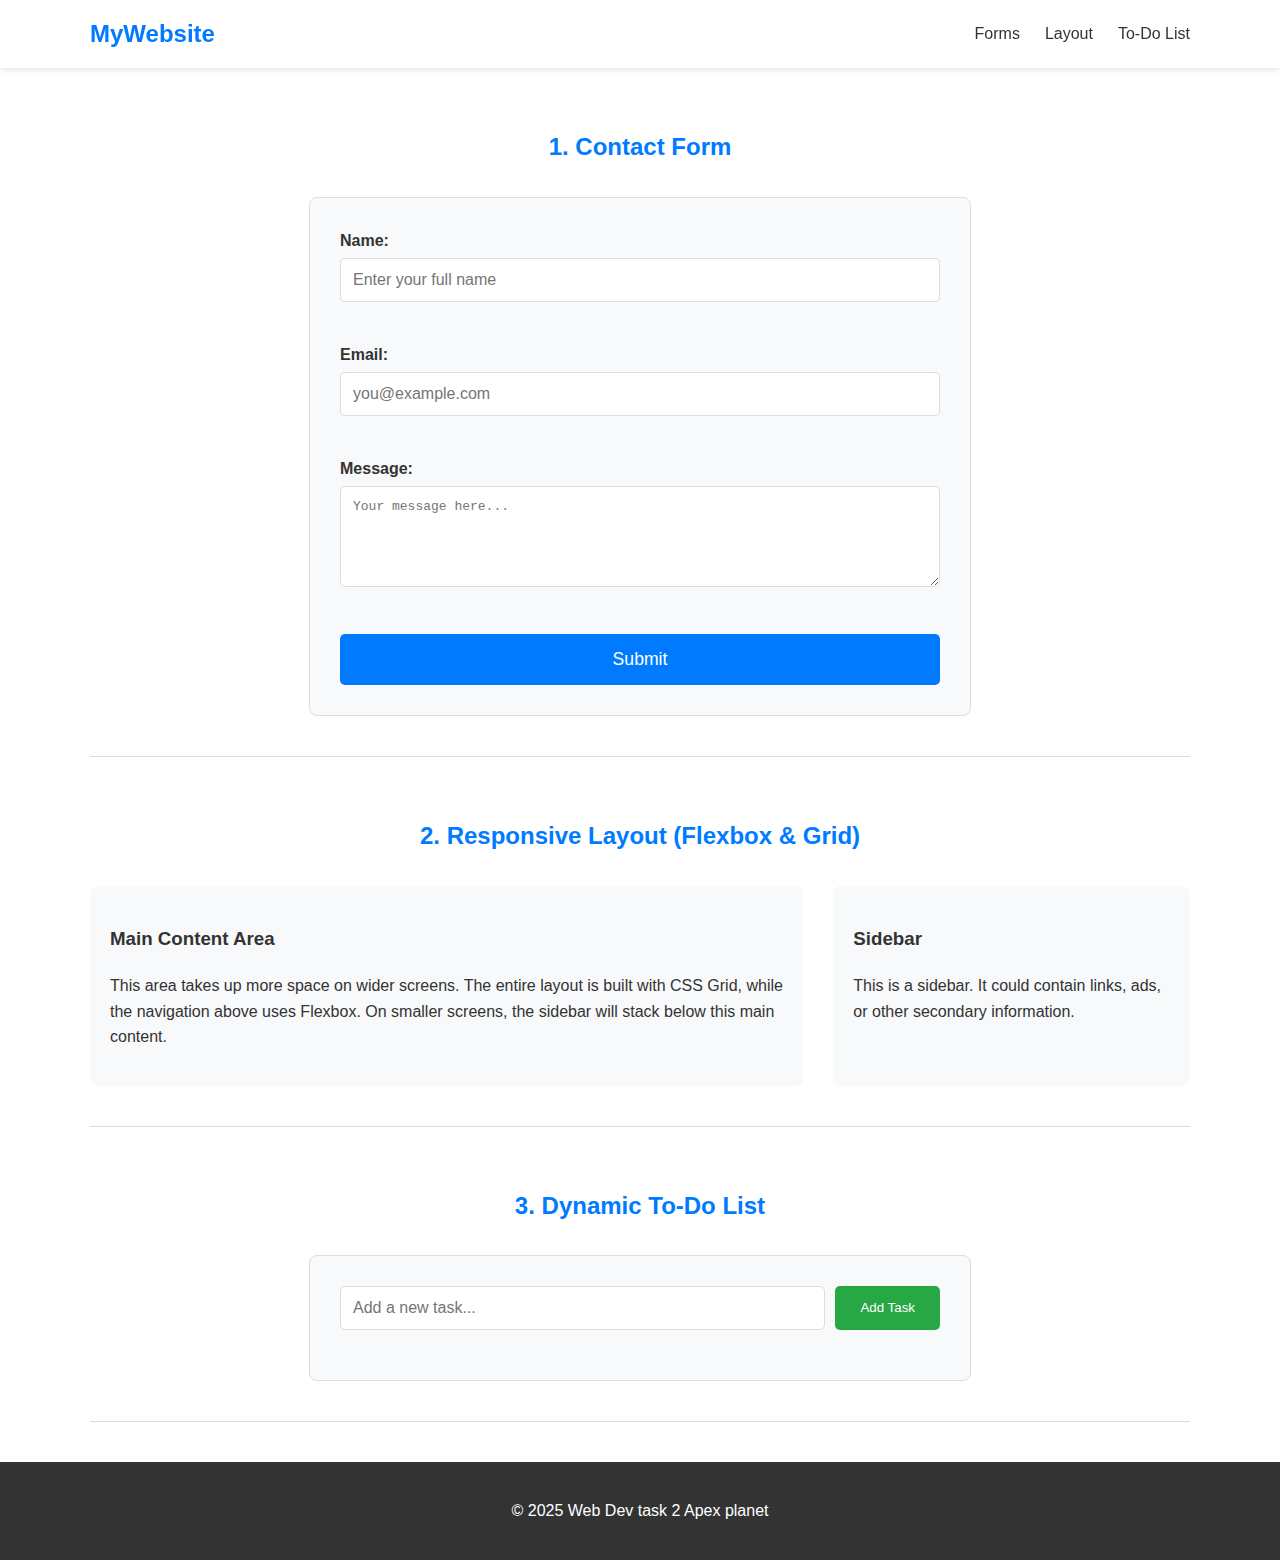
<file: task 2/index.html>
<!DOCTYPE html>
<html lang="en">
<head>
    <meta charset="UTF-8">
    <meta name="viewport" content="width=device-width, initial-scale=1.0">
    <title>Apex planet Task 2 </title>
    <link rel="stylesheet" href="style.css">
</head>
<body>

    <!-- Header with Flexbox Navigation -->
    <header class="site-header">
        <div class="container">
            <nav class="main-nav">
                <div class="logo">MyWebsite</div>
                <ul class="nav-links">
                    <li><a href="#forms">Forms</a></li><li><a href="#layout">Layout</a></li><li><a href="#todo">To-Do List</a></li>
                    
                
                </ul>
            </nav>
        </div>
    </header>

    <!-- Main Content Area -->
    <main class="container">

        <!-- Section 1: Contact Form -->
        <section id="forms" class="content-section">
            <h2>1. Contact Form</h2>
            <form id="contactForm" class="contact-form" novalidate>
                <div class="form-group">
                    <label for="name">Name:</label>
                    <input type="text" id="name" name="name" required placeholder="Enter your full name">
                    <p class="error-message" aria-live="polite"></p>
                </div>
                <div class="form-group">
                    <label for="email">Email:</label>
                    <input type="email" id="email" name="email" required placeholder="you@example.com">
                    <p class="error-message" aria-live="polite"></p>
                </div>
                <div class="form-group">
                    <label for="message">Message:</label>
                    <textarea id="message" name="message" rows="5" required placeholder="Your message here..."></textarea>
                    <p class="error-message" aria-live="polite"></p>
                </div>
                <button type="submit" class="submit-btn">Submit</button>
            </form>
        </section>

        <!-- Section 2: Responsive Layout Example -->
        <section id="layout" class="content-section">
            <h2>2. Responsive Layout (Flexbox & Grid)</h2>
            <div class="grid-container">
                <article class="main-content">
                    <h3>Main Content Area</h3>
                    <p>This area takes up more space on wider screens. The entire layout is built with CSS Grid, while the navigation above uses Flexbox. On smaller screens, the sidebar will stack below this main content.</p>
                </article>
                <aside class="sidebar">
                    <h3>Sidebar</h3>
                    <p>This is a sidebar. It could contain links, ads, or other secondary information.</p>
                </aside>
            </div>
        </section>

        <!-- Section 3: Dynamic To-Do List -->
        <section id="todo" class="content-section">
            <h2>3. Dynamic To-Do List</h2>
            <div class="todo-app">
                <div class="todo-input-container">
                    <input type="text" id="taskInput" placeholder="Add a new task...">
                    <button id="addTaskBtn" class="add-btn">Add Task</button>
                </div>
                <ul id="taskList" class="task-list">
                    <!-- Tasks will be added here by JavaScript -->
                </ul>
            </div>
        </section>

    </main>

    <!-- Footer -->
    <footer class="site-footer">
        <div class="container">
            <p>&copy; 2025 Web Dev task 2 Apex planet</p>
        </div>
    </footer>

    <script src="script.js"></script>
</body>
</html>
</file>
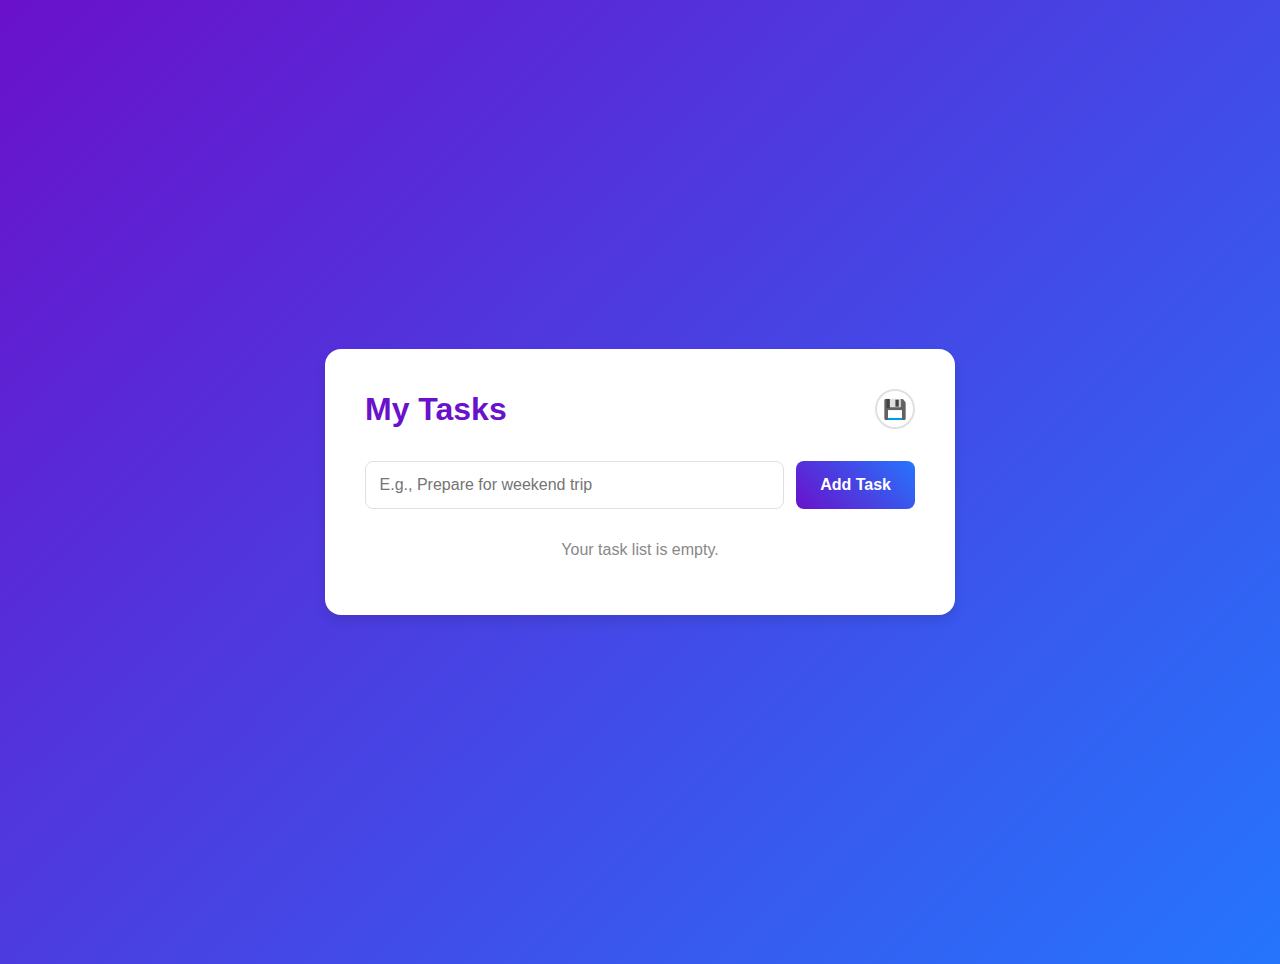
<file: Task 4/index.html>
<!DOCTYPE html>
<html lang="en">
<head>
    <meta charset="UTF-8">
    <meta name="viewport" content="width=device-width, initial-scale=1.0">
    <title>To-Do List</title>
    <link rel="stylesheet" href="style.css">
</head>
<body>

    <main class="todo-app">
        <div class="header">
            <h1>My Tasks</h1>
            <button id="save-button" title="Save to File">💾</button>
        </div>
        <form id="task-form">
            <input type="text" id="task-input" placeholder="E.g., Prepare for weekend trip" autocomplete="off">
            <button type="submit">Add Task</button>
        </form>
        <ul id="task-list">
            </ul>
    </main>

    <script src="script.js"></script>
</body>
</html>
</file>
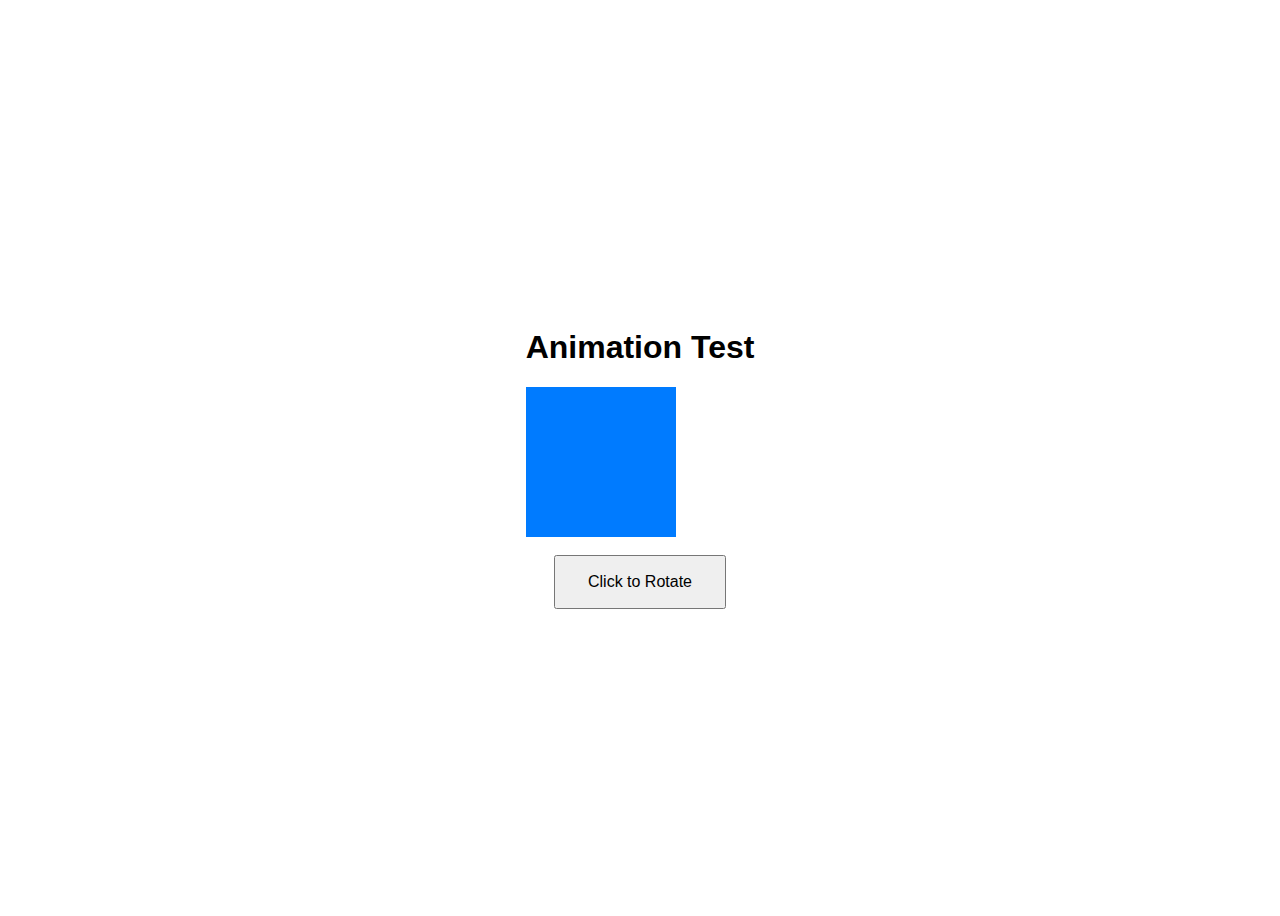
<file: task 3/test.html>
<!DOCTYPE html>
<html lang="en">
<head>
    <title>Animation Test</title>
    <style>
        /* Basic Styling */
        body {
            display: grid;
            place-items: center;
            height: 100vh;
            font-family: sans-serif;
            text-align: center;
        }
        /* The box we will animate */
        #box {
            width: 150px;
            height: 150px;
            background-color: #007bff;
            /* This is the key part: it tells the browser to animate any change to the 'transform' property over 0.6 seconds */
            transition: transform 0.6s ease-in-out;
        }
        /* The class we will add with JavaScript */
        .rotate-effect {
            /* This defines the final state of the animation */
            transform: rotate(360deg);
        }
        button {
            padding: 1rem 2rem;
            font-size: 1rem;
            cursor: pointer;
        }
    </style>
</head>
<body>

    <div>
        <h1>Animation Test</h1>
        <div id="box"></div>
        <br>
        <button id="animate-btn">Click to Rotate</button>
    </div>

    <script>
        // Get the button and the box from the page
        const animateButton = document.getElementById('animate-btn');
        const boxToAnimate = document.getElementById('box');

        // When the button is clicked...
        animateButton.addEventListener('click', () => {
            // ...add the 'rotate-effect' class to the box.
            // If the class is already there, remove it. This lets you click it multiple times.
            boxToAnimate.classList.toggle('rotate-effect');
        });
    </script>

</body>
</html>
</file>
<file: task 2/style.css>
/* --- Global Styles & Variables --- */
:root {
    --primary-color: #007BFF;
    --primary-hover: #0056b3;
    --secondary-color: #f8f9fa;
    --text-color: #333;
    --border-color: #ddd;
    --error-color: #dc3545;
    --success-color: #28a745;
}

body {
    font-family: -apple-system, BlinkMacSystemFont, "Segoe UI", Roboto, "Helvetica Neue", Arial, sans-serif;
    line-height: 1.6;
    color: var(--text-color);
    background-color: #fff;
    margin: 0;
}

.container {
    max-width: 1100px;
    margin: 0 auto;
    padding: 0 20px;
}

.content-section {
    padding: 40px 0;
    border-bottom: 1px solid var(--border-color);
}

h2 {
    text-align: center;
    margin-bottom: 30px;
    color: var(--primary-color);
}

/* --- Header & Flexbox Navigation --- */
.site-header {
    background-color: #fff;
    box-shadow: 0 2px 5px rgba(0,0,0,0.1);
    padding: 15px 0;
    position: sticky;
    top: 0;
    z-index: 1000;
}

.main-nav {
    display: flex;
    justify-content: space-between;
    align-items: center;
}

.logo {
    font-size: 1.5em;
    font-weight: bold;
    color: var(--primary-color);
}

.nav-links {
    display: flex;
    list-style: none;
    margin: 0;
    padding: 0;
}

.nav-links li {
    margin-left: 25px;
}

.nav-links a {
    text-decoration: none;
    color: var(--text-color);
    font-weight: 500;
    transition: color 0.3s ease;
}

.nav-links a:hover {
    color: var(--primary-color);
}

/* --- Contact Form --- */
.contact-form {
    max-width: 600px;
    margin: 0 auto;
    padding: 30px;
    background-color: var(--secondary-color);
    border-radius: 8px;
    border: 1px solid var(--border-color);
}

.form-group {
    margin-bottom: 20px;
}

.form-group label {
    display: block;
    margin-bottom: 5px;
    font-weight: bold;
}

.form-group input,
.form-group textarea {
    width: 100%;
    padding: 12px;
    border: 1px solid var(--border-color);
    border-radius: 5px;
    font-size: 1em;
    box-sizing: border-box; /* Important for padding */
    transition: border-color 0.3s ease;
}

.form-group input:focus,
.form-group textarea:focus {
    outline: none;
    border-color: var(--primary-color);
    box-shadow: 0 0 5px rgba(0, 123, 255, 0.5);
}

.submit-btn {
    display: block;
    width: 100%;
    padding: 15px;
    background-color: var(--primary-color);
    color: #fff;
    border: none;
    border-radius: 5px;
    font-size: 1.1em;
    cursor: pointer;
    transition: background-color 0.3s ease;
}

.submit-btn:hover {
    background-color: var(--primary-hover);
}

.error-message {
    color: var(--error-color);
    font-size: 0.9em;
    margin-top: 5px;
    min-height: 1em;
}

.form-group input.invalid,
.form-group textarea.invalid {
    border-color: var(--error-color);
}

/* --- CSS Grid Layout --- */
.grid-container {
    display: grid;
    grid-template-columns: 2fr 1fr; /* 2/3 for main content, 1/3 for sidebar */
    gap: 30px;
}

.main-content, .sidebar {
    background-color: var(--secondary-color);
    padding: 20px;
    border-radius: 8px;
}

/* --- To-Do List --- */
.todo-app {
    max-width: 600px;
    margin: 0 auto;
    padding: 30px;
    background-color: var(--secondary-color);
    border-radius: 8px;
    border: 1px solid var(--border-color);
}

.todo-input-container {
    display: flex;
    gap: 10px;
    margin-bottom: 20px;
}

#taskInput {
    flex-grow: 1;
    padding: 12px;
    border: 1px solid var(--border-color);
    border-radius: 5px;
    font-size: 1em;
}

.add-btn {
    padding: 0 25px;
    background-color: var(--success-color);
    color: #fff;
    border: none;
    border-radius: 5px;
    cursor: pointer;
    transition: background-color 0.3s ease;
}

.add-btn:hover {
    background-color: #218838;
}

.task-list {
    list-style: none;
    padding: 0;
    margin: 0;
}

.task-list li {
    display: flex;
    justify-content: space-between;
    align-items: center;
    padding: 12px;
    background-color: #fff;
    border: 1px solid var(--border-color);
    border-radius: 5px;
    margin-bottom: 10px;
    transition: background-color 0.3s ease;
}

.task-list li.completed {
    text-decoration: line-through;
    color: #888;
}

.delete-btn {
    padding: 5px 10px;
    background-color: var(--error-color);
    color: #fff;
    border: none;
    border-radius: 5px;
    cursor: pointer;
    transition: background-color 0.3s ease;
}

.delete-btn:hover {
    background-color: #c82333;
}

/* --- Footer --- */
.site-footer {
    text-align: center;
    padding: 20px;
    margin-top: 40px;
    background-color: var(--text-color);
    color: #fff;
}

/* --- Media Queries for Responsiveness --- */
@media (max-width: 768px) {
    .main-nav {
        /* This keeps the nav horizontal. We add wrap for very small screens. */
        flex-wrap: wrap;
        justify-content: center;
        gap: 15px;
    }

    .nav-links {
        /* This keeps the links horizontal */
        flex-grow: 1;
        justify-content: center;
    }
    
    .grid-container {
        grid-template-columns: 1fr; /* Stack grid items */
    }
}
</file>
<file: Task 4/style.css>
:root {
    --primary-color: #6a11cb;
    --secondary-color: #2575fc;
    --background-color: #f0f2f5;
    --card-background: #ffffff;
    --text-color: #333;
    --subtle-text-color: #888;
    --border-color: #e0e0e0;
    --shadow: 0 6px 12px rgba(0, 0, 0, 0.1);
    --danger-color: #e74c3c;
}

@keyframes fadeIn {
    from {
        opacity: 0;
        transform: translateY(-10px) scale(0.98);
    }
    to {
        opacity: 1;
        transform: translateY(0) scale(1);
    }
}

@keyframes fadeOut {
    to {
        opacity: 0;
        transform: translateX(20px) scale(0.95);
    }
}

body {
    font-family: -apple-system, BlinkMacSystemFont, "Segoe UI", Roboto, sans-serif;
    background-image: linear-gradient(135deg, var(--primary-color) 0%, var(--secondary-color) 100%);
    color: var(--text-color);
    margin: 0;
    padding: 2rem;
    display: grid;
    place-items: center;
    min-height: 100vh;
}

.todo-app {
    width: 100%;
    max-width: 550px;
    background-color: var(--card-background);
    padding: 2.5rem;
    border-radius: 16px;
    box-shadow: var(--shadow);
}

.header {
    display: flex;
    justify-content: space-between;
    align-items: center;
    margin-bottom: 2rem;
}

h1 {
    margin: 0;
    font-size: 2rem;
    color: var(--primary-color);
}

#save-button {
    background: none;
    border: 2px solid var(--border-color);
    border-radius: 50%;
    width: 40px;
    height: 40px;
    font-size: 1.2rem;
    cursor: pointer;
    transition: all 0.2s ease;
}

#save-button:hover {
    background-color: #f0f0f0;
    transform: scale(1.1);
}

#task-form {
    display: flex;
    gap: 0.75rem;
    margin-bottom: 2rem;
}

#task-input {
    flex-grow: 1;
    padding: 0.85rem;
    border: 1px solid var(--border-color);
    border-radius: 8px;
    font-size: 1rem;
}

#task-form button {
    padding: 0.85rem 1.5rem;
    border: none;
    background-image: linear-gradient(45deg, var(--primary-color), var(--secondary-color));
    color: white;
    font-size: 1rem;
    font-weight: bold;
    border-radius: 8px;
    cursor: pointer;
    transition: transform 0.2s;
}

#task-form button:hover {
    transform: scale(1.05);
}

#task-list {
    list-style: none;
    padding: 0;
    margin: 0;
}

.task-item {
    display: flex;
    align-items: center;
    justify-content: space-between;
    padding: 1rem;
    background-color: #fff;
    border-bottom: 1px solid var(--border-color);
    animation: fadeIn 0.5s ease forwards; /* Add animation */
}

.task-item.fade-out {
    animation: fadeOut 0.4s ease forwards; /* Delete animation */
}

.task-item-content {
    display: flex;
    flex-direction: column;
    gap: 0.25rem;
}

.task-text {
    font-size: 1.1rem;
}

.task-timestamp {
    font-size: 0.75rem;
    color: var(--subtle-text-color);
}

.delete-btn {
    background: none;
    border: none;
    color: var(--subtle-text-color);
    font-size: 1.25rem;
    font-weight: bold;
    cursor: pointer;
    padding: 0.25rem 0.75rem;
    transition: color 0.2s;
}

.delete-btn:hover {
    color: var(--danger-color);
}
</file>
